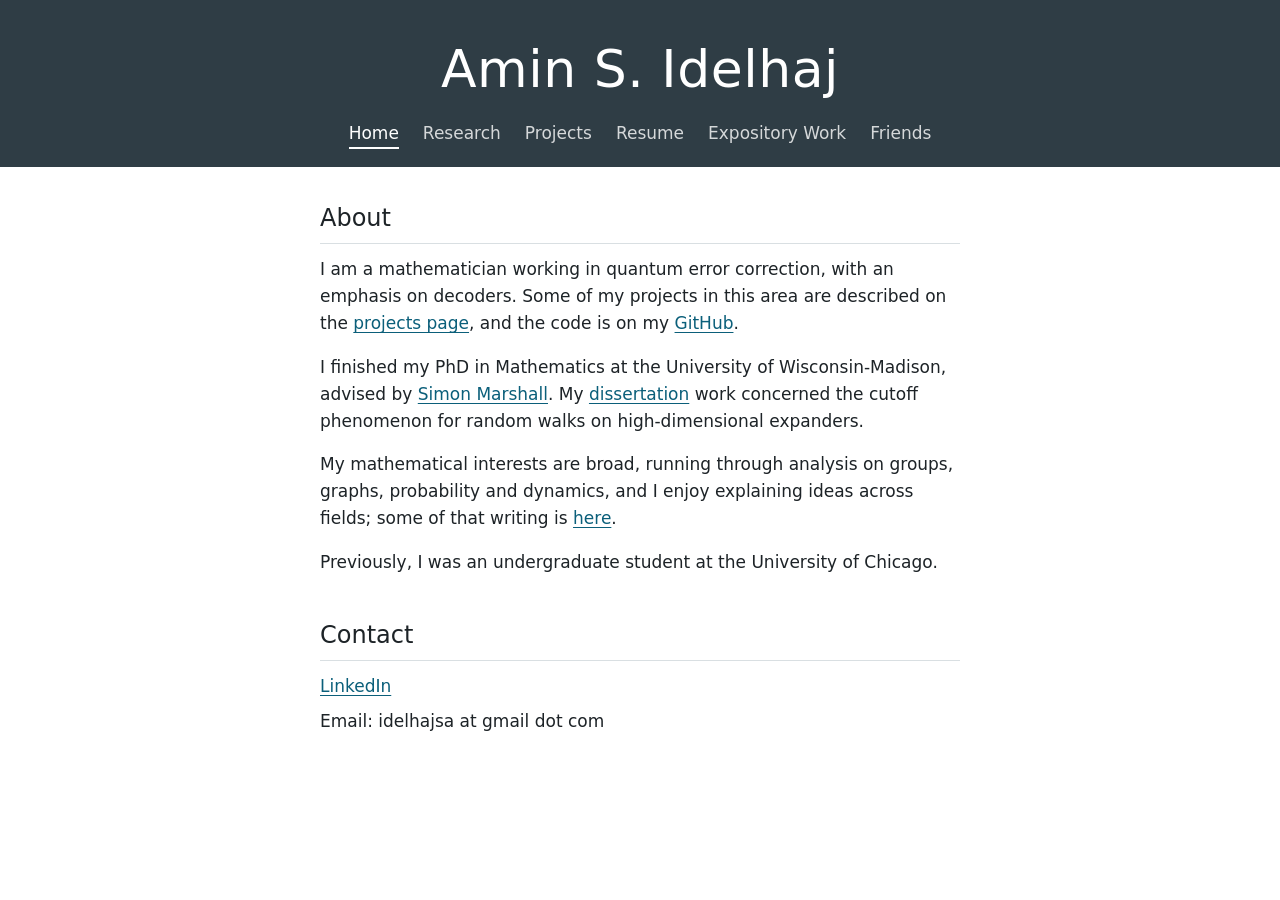
<file: index.html>
<!doctype html>
<html lang="en">
<head>
  <meta charset="utf-8">
  <meta name="viewport" content="width=device-width, initial-scale=1">
  <title>Amin S. Idelhaj</title>
  <meta name="description" content="Mathematician working in quantum error correction, with an emphasis on decoders.">
  <link rel="stylesheet" href="style.css">
</head>
<body>
  <a class="skip" href="#main">Skip to main content</a>
  <header>
    <h1>Amin S. Idelhaj</h1>
    <nav aria-label="Main">
    <ul>
      <li><a href="index.html" aria-current="page">Home</a></li>
      <li><a href="research.html">Research</a></li>
      <li><a href="projects.html">Projects</a></li>
      <li><a href="resume.html">Resume</a></li>
      <li><a href="expository.html">Expository Work</a></li>
      <li><a href="friends.html">Friends</a></li>
    </ul>
    </nav>
  </header>
  <main id="main">
<h2>About</h2>
<p>
I am a mathematician working in quantum error correction, with an emphasis on decoders.
Some of my projects in this area are described on the <a href="projects.html">projects page</a>, and the code is on my <a href="https://github.com/Daminark">GitHub</a>.
</p>
<p>
I finished my PhD in Mathematics at the University of Wisconsin-Madison, advised by <a href="https://sites.google.com/view/smarshall/">Simon Marshall</a>.
My <a href="research.html">dissertation</a> work concerned the cutoff phenomenon for random walks on high-dimensional expanders.
</p>
<p>
My mathematical interests are broad, running through analysis on groups, graphs, probability and dynamics, and I enjoy explaining ideas across fields; some of that writing is <a href="expository.html">here</a>.
</p>
<p>
Previously, I was an undergraduate student at the University of Chicago.
</p>

<h2>Contact</h2>
<ul class="plain">
  <li><a href="https://www.linkedin.com/in/amin-idelhaj">LinkedIn</a></li>
  <li>Email: idelhajsa at gmail dot com</li>
</ul>
</main>
</body>
</html>
</file>
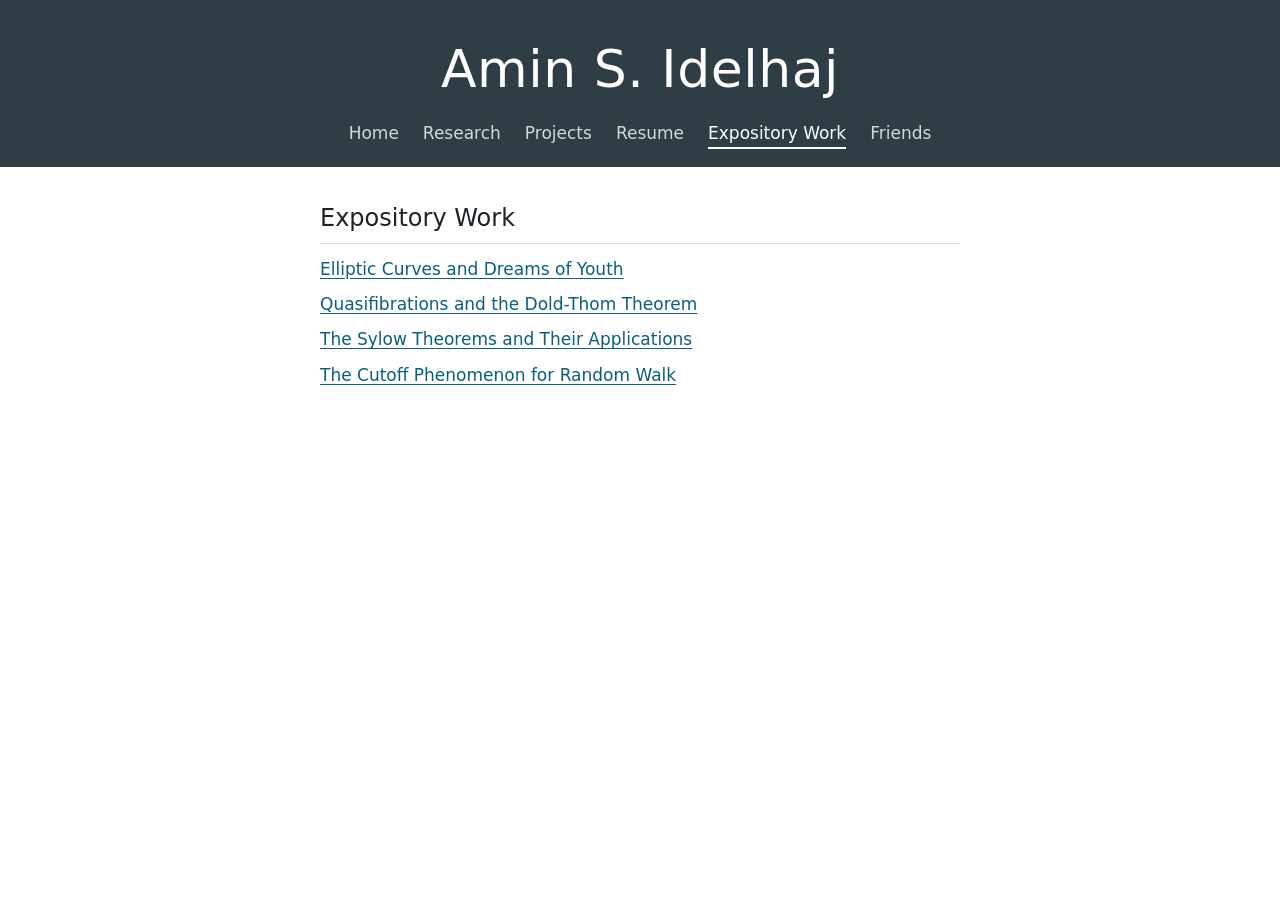
<file: expository.html>
<!doctype html>
<html lang="en">
<head>
  <meta charset="utf-8">
  <meta name="viewport" content="width=device-width, initial-scale=1">
  <title>Expository Work | Amin S. Idelhaj</title>
  <meta name="description" content="Expository papers by Amin Idelhaj.">
  <link rel="stylesheet" href="style.css">
</head>
<body>
  <a class="skip" href="#main">Skip to main content</a>
  <header>
    <h1>Amin S. Idelhaj</h1>
    <nav aria-label="Main">
    <ul>
      <li><a href="index.html">Home</a></li>
      <li><a href="research.html">Research</a></li>
      <li><a href="projects.html">Projects</a></li>
      <li><a href="resume.html">Resume</a></li>
      <li><a href="expository.html" aria-current="page">Expository Work</a></li>
      <li><a href="friends.html">Friends</a></li>
    </ul>
    </nav>
  </header>
  <main id="main">
<h2>Expository Work</h2>
<ul class="plain">
  <li><a href="http://math.uchicago.edu/~may/REU2018/REUPapers/Idelhaj.pdf">Elliptic Curves and Dreams of Youth</a></li>
  <li><a href="https://drive.google.com/file/d/1OXWd6yhbzsN9xAnxi8aSCD1DQyKGxVFb/view?usp=sharing">Quasifibrations and the Dold-Thom Theorem</a></li>
  <li><a href="http://math.uchicago.edu/~may/REU2016/REUPapers/Idelhaj.pdf">The Sylow Theorems and Their Applications</a></li>
  <li><a href="https://drive.google.com/file/d/1gaMAHw1Wn22LiBfoXssM-apDjpKVubsn/view?usp=sharing">The Cutoff Phenomenon for Random Walk</a></li>
</ul>
</main>
</body>
</html>
</file>
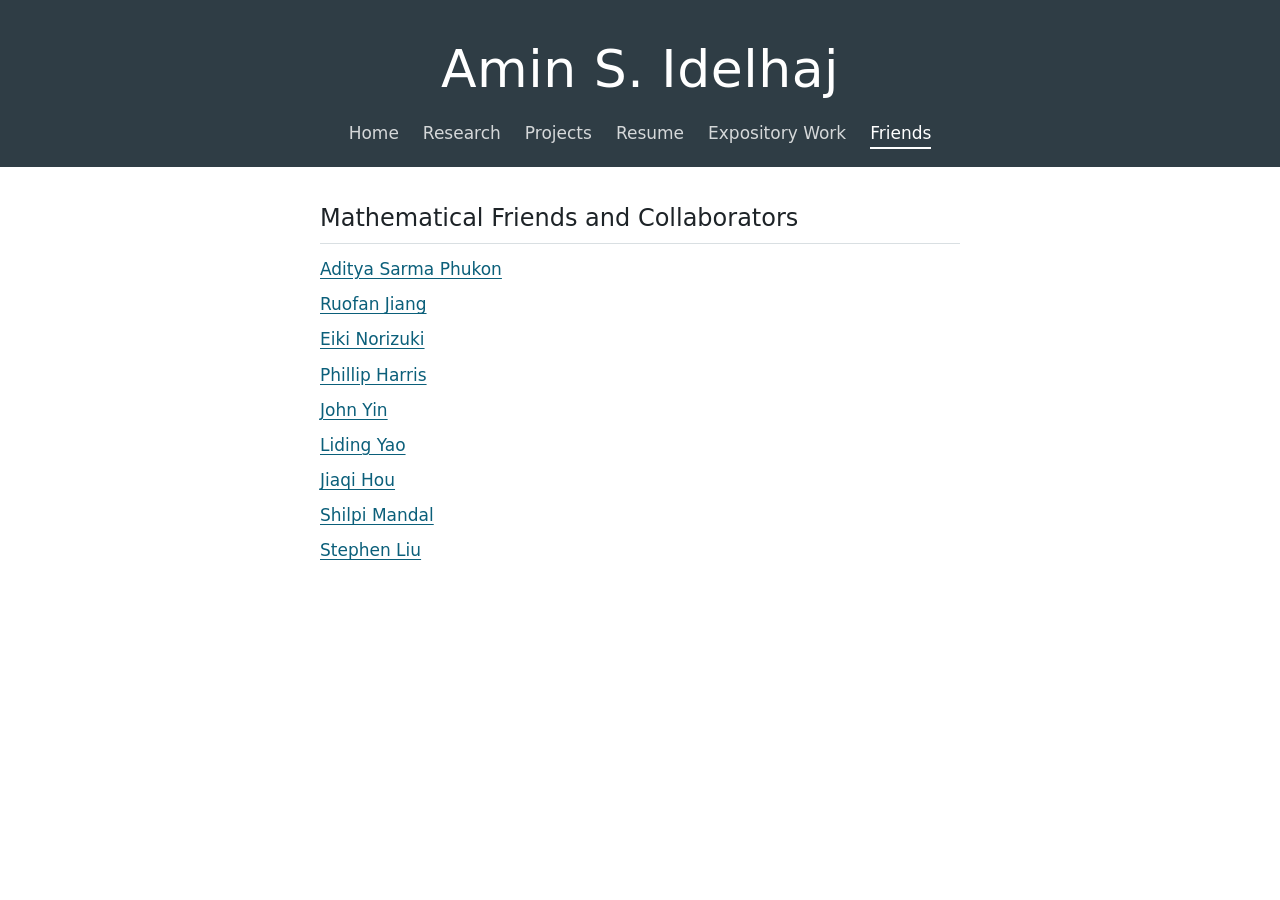
<file: friends.html>
<!doctype html>
<html lang="en">
<head>
  <meta charset="utf-8">
  <meta name="viewport" content="width=device-width, initial-scale=1">
  <title>Friends | Amin S. Idelhaj</title>
  <meta name="description" content="Mathematical friends and collaborators.">
  <link rel="stylesheet" href="style.css">
</head>
<body>
  <a class="skip" href="#main">Skip to main content</a>
  <header>
    <h1>Amin S. Idelhaj</h1>
    <nav aria-label="Main">
    <ul>
      <li><a href="index.html">Home</a></li>
      <li><a href="research.html">Research</a></li>
      <li><a href="projects.html">Projects</a></li>
      <li><a href="resume.html">Resume</a></li>
      <li><a href="expository.html">Expository Work</a></li>
      <li><a href="friends.html" aria-current="page">Friends</a></li>
    </ul>
    </nav>
  </header>
  <main id="main">
<h2>Mathematical Friends and Collaborators</h2>
<ul class="plain">
  <li><a href="https://sites.google.com/view/aditya-sarma-phukon">Aditya Sarma Phukon</a></li>
  <li><a href="https://sites.google.com/view/ruofanjiang">Ruofan Jiang</a></li>
  <li><a href="https://people.math.wisc.edu/~norizuki/">Eiki Norizuki</a></li>
  <li><a href="https://phillipharr1s.github.io/">Phillip Harris</a></li>
  <li><a href="https://sites.google.com/view/johng23">John Yin</a></li>
  <li><a href="https://sites.google.com/view/yaoliding">Liding Yao</a></li>
  <li><a href="https://sites.google.com/view/jiaqihou/home">Jiaqi Hou</a></li>
  <li><a href="https://shilpimandal.com/">Shilpi Mandal</a></li>
  <li><a href="https://sites.google.com/view/stephen-cx/see-sing">Stephen Liu</a></li>
</ul>
</main>
</body>
</html>
</file>
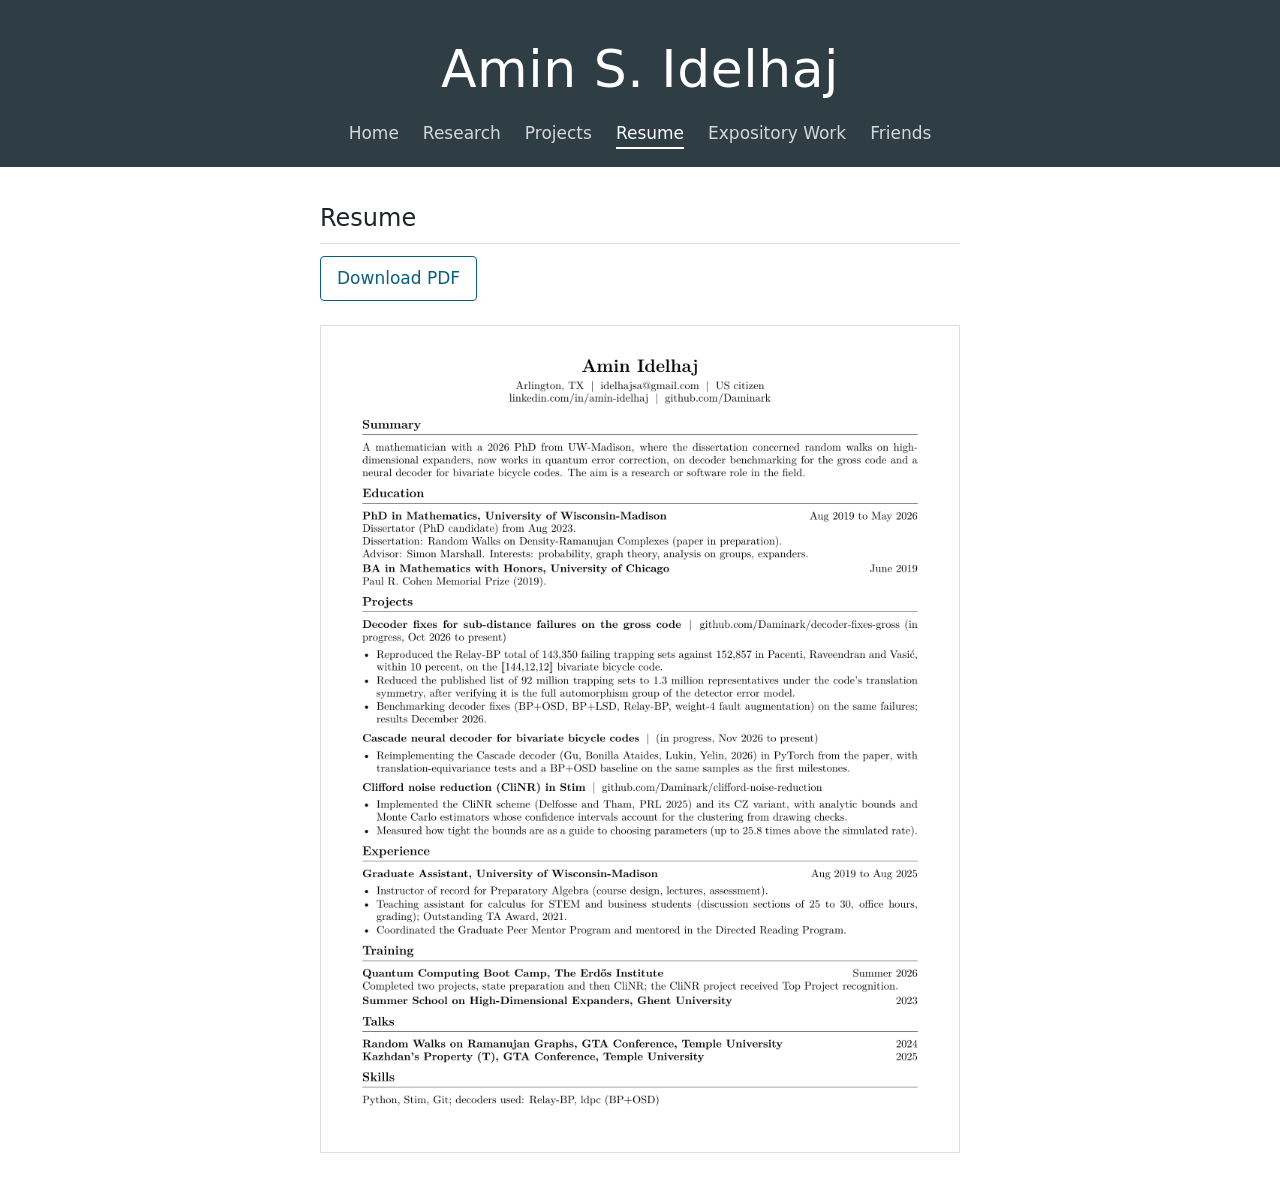
<file: resume.html>
<!doctype html>
<html lang="en">
<head>
  <meta charset="utf-8">
  <meta name="viewport" content="width=device-width, initial-scale=1">
  <title>Resume | Amin S. Idelhaj</title>
  <meta name="description" content="Resume of Amin Idelhaj.">
  <link rel="stylesheet" href="style.css">
</head>
<body>
  <a class="skip" href="#main">Skip to main content</a>
  <header>
    <h1>Amin S. Idelhaj</h1>
    <nav aria-label="Main">
    <ul>
      <li><a href="index.html">Home</a></li>
      <li><a href="research.html">Research</a></li>
      <li><a href="projects.html">Projects</a></li>
      <li><a href="resume.html" aria-current="page">Resume</a></li>
      <li><a href="expository.html">Expository Work</a></li>
      <li><a href="friends.html">Friends</a></li>
    </ul>
    </nav>
  </header>
  <main id="main">
<h2>Resume</h2>
<p class="resume-actions"><a class="button" href="Amin-Idelhaj-Resume.pdf">Download PDF</a></p>
<img class="resume-page" src="resume.png" width="1700" height="2200"
     alt="One-page resume of Amin Idelhaj: PhD in Mathematics from the University of Wisconsin-Madison; projects on decoder fixes for the gross code, a Cascade neural decoder for bivariate bicycle codes, and Clifford noise reduction; teaching experience; skills in Python, Stim and Git. The PDF above has the same content as selectable text.">
</main>
</body>
</html>
</file>
<file: style.css>
:root {
  --bg: #ffffff;
  --fg: #1d2327;
  --muted: #55646c;
  --link: #0b5f7a;
  --rule: #d9dfe2;
  --band: #2f3d45;
  --band-fg: #ffffff;
}

@media (prefers-color-scheme: dark) {
  :root {
    --bg: #14191c;
    --fg: #e4e9ec;
    --muted: #9aa7ae;
    --link: #6cc3de;
    --rule: #2b353a;
    --band: #1d272c;
    --band-fg: #f2f5f6;
  }
}

* { box-sizing: border-box; }

html { font-size: 100%; }

body {
  margin: 0;
  background: var(--bg);
  color: var(--fg);
  font-family: system-ui, -apple-system, "Segoe UI", Roboto, "Helvetica Neue", Arial, sans-serif;
  font-size: 1.0625rem;
  line-height: 1.6;
}

a { color: var(--link); text-underline-offset: 0.15em; }
a:hover { text-decoration-thickness: 2px; }
a:focus-visible { outline: 2px solid var(--link); outline-offset: 2px; }

.skip {
  position: absolute;
  left: -999px;
  top: 0;
  background: var(--bg);
  padding: 0.5rem 1rem;
}
.skip:focus { left: 0; z-index: 10; }

header {
  background: var(--band);
  color: var(--band-fg);
  padding: 2.5rem 1rem 1.25rem;
  text-align: center;
}

header h1 {
  margin: 0 0 1.25rem;
  font-size: clamp(2rem, 6vw, 3.25rem);
  font-weight: 300;
  letter-spacing: 0.01em;
  line-height: 1.15;
}

nav ul {
  list-style: none;
  margin: 0;
  padding: 0;
  display: flex;
  flex-wrap: wrap;
  justify-content: center;
  gap: 0.25rem 1.5rem;
}

nav a {
  color: var(--band-fg);
  text-decoration: none;
  opacity: 0.8;
  padding: 0.25rem 0;
  border-bottom: 2px solid transparent;
}

nav a:hover { opacity: 1; }
nav a[aria-current="page"] { opacity: 1; border-bottom-color: var(--band-fg); }
nav a:focus-visible { outline-color: var(--band-fg); }

main {
  max-width: 42rem;
  margin: 0 auto;
  padding: 2rem 1rem 3rem;
}

h2 {
  font-size: 1.5rem;
  font-weight: 400;
  margin: 2.5rem 0 0.75rem;
  padding-bottom: 0.35rem;
  border-bottom: 1px solid var(--rule);
}

main > h2:first-child { margin-top: 0; }

p { margin: 0 0 1rem; }

ul.plain { list-style: none; margin: 0; padding: 0; }
ul.plain li { margin: 0 0 0.5rem; }

.resume-actions { margin: 0 0 1.5rem; }

.button {
  display: inline-block;
  padding: 0.5rem 1rem;
  border: 1px solid var(--link);
  border-radius: 4px;
  text-decoration: none;
}
.button:hover { background: var(--link); color: var(--bg); }

.resume-page {
  display: block;
  width: 100%;
  height: auto;
  border: 1px solid var(--rule);
}

footer {
  max-width: 42rem;
  margin: 0 auto;
  padding: 0 1rem 2rem;
  color: var(--muted);
  font-size: 0.9rem;
}

h3 {
  font-size: 1.15rem;
  font-weight: 600;
  margin: 1.75rem 0 0.5rem;
}
main > h2 + h3 { margin-top: 0.75rem; }
</file>
